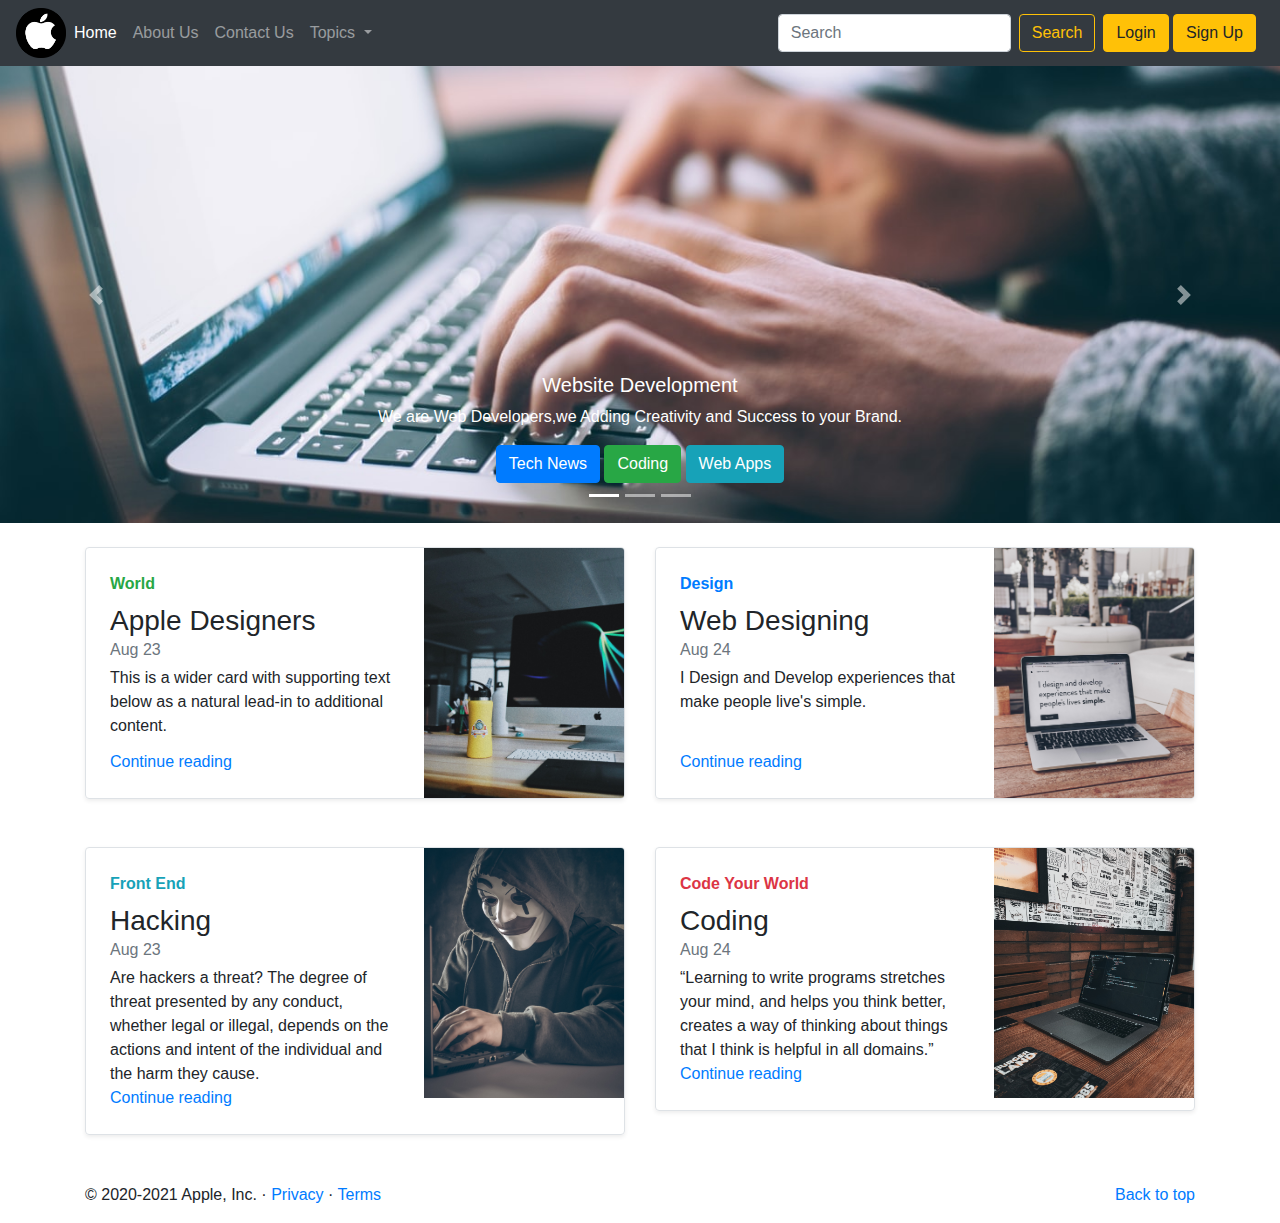
<file: index.html>
<!doctype html>
<html lang="en">
  <head>
    <!-- Required meta tags -->
    <meta charset="utf-8">
    <meta name="viewport" content="width=device-width, initial-scale=1, shrink-to-fit=no">

    <!-- Bootstrap CSS -->
    <link rel="stylesheet" href="https://stackpath.bootstrapcdn.com/bootstrap/4.5.2/css/bootstrap.min.css" integrity="sha384-JcKb8q3iqJ61gNV9KGb8thSsNjpSL0n8PARn9HuZOnIxN0hoP+VmmDGMN5t9UJ0Z" crossorigin="anonymous">
    <title>My Bootstrap</title>
</head>

<body>
    <nav class="navbar navbar-expand-lg navbar-dark bg-dark">
        <!--  <a class="navbar-brand" href="/My Bootstrap/">Apple</a>-->
        <img src="assets/img/apple.png.png" alt="" style="height: 50px; width: 50px;">
        <button class="navbar-toggler" type="button" data-toggle="collapse" data-target="#navbarSupportedContent" aria-controls="navbarSupportedContent" aria-expanded="false" aria-label="Toggle navigation">
            <span class="navbar-toggler-icon"></span>
        </button>

        <div class="collapse navbar-collapse" id="navbarSupportedContent">
            <ul class="navbar-nav mr-auto">
                <li class="nav-item active">
                    <a class="nav-link" href="#">Home<span class="sr-only">(current)</span></a>
                </li>
                <li class="nav-item">
                    <a class="nav-link" href="/My Bootstrap/about.html">About Us</a>
                </li>
                <li class="nav-item">
                    <a class="nav-link" href="/My Bootstrap/contact.html">Contact Us</a>
                </li>
                <li class="nav-item dropdown">
                    <a class="nav-link dropdown-toggle" href="#" id="navbarDropdown" role="button" data-toggle="dropdown" aria-haspopup="true" aria-expanded="false">
                        Topics
                    </a>
                    <div class="dropdown-menu" aria-labelledby="navbarDropdown">
                        <a class="dropdown-item" href="#">Website Development</a>
                        <a class="dropdown-item" href="#">Website Design</a>
                        <div class="dropdown-divider"></div>
                        <a class="dropdown-item" href="#">Hacking</a>
                    </div>
                </li>
            </ul>
            <form class="form-inline my-2 my-lg-0">
                <input class="form-control mr-sm-2" type="search" placeholder="Search" aria-label="Search">
                <button class="btn btn-outline-warning my-2 my-sm-0" type="submit">Search</button>
            </form>
            <div class="mx-2">
                <button class="btn btn-warning" data-toggle="modal" data-target="#loginModal">Login</button>
                <button class="btn btn-warning" data-toggle="modal" data-target="#signupModal">Sign Up</button>
            </div>
        </div>
    </nav>

    <!-- Login Modal -->
    <div class="modal fade" id="loginModal" tabindex="-1" aria-labelledby="loginModalLabel" aria-hidden="true">
        <div class="modal-dialog">
            <div class="modal-content">
                <div class="modal-header">
                    <h5 class="modal-title" id="loginModalLabel">Login to Apple</h5>
                    <button type="button" class="close" data-dismiss="modal" aria-label="Close">
                        <span aria-hidden="true">&times;</span>
                    </button>
                </div>
                <div class="modal-body">
                    <form>
                        <div class="form-group">
                            <label for="exampleInputEmail1">Email address</label>
                            <input type="email" class="form-control" id="exampleInputEmail1" aria-describedby="emailHelp">
                            <small id="emailHelp" class="form-text text-muted">We'll never share your email with anyone else.</small>
                        </div>
                        <div class="form-group">
                            <label for="exampleInputPassword1">Password</label>
                            <input type="password" class="form-control" id="exampleInputPassword1">
                        </div>
                        <div class="form-group form-check">
                            <input type="checkbox" class="form-check-input" id="exampleCheck1">
                            <label class="form-check-label" for="exampleCheck1">Check me out</label>
                        </div>
                        <button type="submit" class="btn btn-primary">Login</button>
                    </form>
                </div>
                <div class="modal-footer">
                    <button type="button" class="btn btn-secondary" data-dismiss="modal">Close</button>
                    <button type="button" class="btn btn-primary">Save changes</button>
                </div>
            </div>
        </div>
    </div>

    <!-- Sign Up Modal -->
    <div class="modal fade" id="signupModal" tabindex="-1" aria-labelledby="signupModalLabel" aria-hidden="true">
        <div class="modal-dialog">
            <div class="modal-content">
                <div class="modal-header">
                    <h5 class="modal-title" id="signupModalLabel">Get an Apple Account</h5>
                    <button type="button" class="close" data-dismiss="modal" aria-label="Close">
                        <span aria-hidden="true">&times;</span>
                    </button>
                </div>
                <div class="modal-body">
                    <form>
                        <div class="form-group">
                            <label for="exampleInputEmail1">Email address</label>
                            <input type="email" class="form-control" id="exampleInputEmail1" aria-describedby="emailHelp">
                            <small id="emailHelp" class="form-text text-muted">We'll never share your email with anyone else.</small>
                        </div>
                        <div class="form-group">
                            <label for="exampleInputPassword1">Password</label>
                            <input type="password" class="form-control" id="exampleInputPassword1">
                        </div>
                        <div class="form-group">
                            <label for="cexampleInputPassword1">Confirm Password</label>
                            <input type="password" class="form-control" id="cexampleInputPassword1">
                        </div>
                        <div class="form-group form-check">
                            <input type="checkbox" class="form-check-input" id="exampleCheck1">
                            <label class="form-check-label" for="exampleCheck1">Check me out</label>
                        </div>
                        <button type="submit" class="btn btn-primary">Create an Account</button>
                    </form>
                </div>
            </div>
        </div>
    </div>
    <div id="carouselExampleCaptions" class="carousel slide carousel-fade" data-ride="carousel">
        <ol class="carousel-indicators">
            <li data-target="#carouselExampleCaptions" data-slide-to="0" class="active"></li>
            <li data-target="#carouselExampleCaptions" data-slide-to="1"></li>
            <li data-target="#carouselExampleCaptions" data-slide-to="2"></li>
        </ol>
        <div class="carousel-inner">
            <div class="carousel-item active">
                <img src="assets/img/technology.jpg" class="d-block w-100" alt="...">
                <div class="carousel-caption d-none d-md-block">
                    <h5>Website Development</h5>
                    <p>We are Web Developers,we Adding Creativity and Success to your Brand.</p>
                    <button type="button" class="btn btn-primary">Tech News</button>
                    <button type="button" class="btn btn-success">Coding</button>
                    <button type="button" class="btn btn-info">Web Apps</button>
                </div>
            </div>
            <div class="carousel-item">
                <img src="assets/img/coding.jpg" class="d-block w-100" alt="...">
                <div class="carousel-caption d-none d-md-block">
                    <h5>Coding </h5>
                    <p> We’re Only In It For the Bugs.</p>
                </div>
            </div>
            <div class="carousel-item">
                <img src="assets/img/hacking.jpg" class="d-block w-100" alt="...">
                <div class="carousel-caption d-none d-md-block">
                    <h5>Hacking</h5>
                    <p>Be Alert!!! Expect The Unexpected.</p>
                </div>
            </div>
        </div>
        <a class="carousel-control-prev" href="#carouselExampleCaptions" role="button" data-slide="prev">
            <span class="carousel-control-prev-icon" aria-hidden="true"></span>
            <span class="sr-only">Previous</span>
        </a>
        <a class="carousel-control-next" href="#carouselExampleCaptions" role="button" data-slide="next">
            <span class="carousel-control-next-icon" aria-hidden="true"></span>
            <span class="sr-only">Next</span>
        </a>
    </div>
    <div class="container my-4">
        <div class="row mb-2">
            <div class="col-md-6">
                <div class="row no-gutters border rounded overflow-hidden flex-md-row mb-4 shadow-sm h-md-250 position-relative">
                    <div class="col p-4 d-flex flex-column position-static">
                        <strong class="d-inline-block mb-2 text-success">World</strong>
                        <h3 class="mb-0">Apple Designers</h3>
                        <div class="mb-1 text-muted">Aug 23</div>
                        <p class="card-text mb-auto">This is a wider card with supporting text below as a natural lead-in to additional content.</p>
                        <a href="#" class="stretched-link">Continue reading</a>
                    </div>
                    <div class="col-auto d-none d-lg-block">
                        <img class="bd-placeholder-img" width="200" height="250" src="assets/img/img4.jpg" alt="">
                    </div>
                </div>
            </div>
            <div class="col-md-6">
                <div class="row no-gutters border rounded overflow-hidden flex-md-row mb-4 shadow-sm h-md-250 position-relative">
                    <div class="col p-4 d-flex flex-column position-static">
                        <strong class="d-inline-block mb-2 text-primary">Design</strong>
                        <h3 class="mb-0">Web Designing</h3>
                        <div class="mb-1 text-muted">Aug 24</div>
                        <p class="mb-auto">I Design and Develop experiences that make people live's simple.</p>
                        <a href="#" class="stretched-link">Continue reading</a>
                    </div>
                    <div class="col-auto d-none d-lg-block">
                        <img class="bd-placeholder-img" width="200" height="250" src="assets/img/img2.jpg" alt="">
                    </div>
                </div>
            </div>
        </div>
    </div>
    <div class="container my-4">
        <div class="row mb-2">
            <div class="col-md-6">
                <div class="row no-gutters border rounded overflow-hidden flex-md-row mb-4 shadow-sm h-md-250 position-relative">
                    <div class="col p-4 d-flex flex-column position-static">
                        <strong class="d-inline-block mb-2 text-info">Front End</strong>
                        <h3 class="mb-0">Hacking</h3>
                        <div class="mb-1 text-muted">Aug 23</div>
                        <p class="card-text mb-auto">Are hackers a threat? The degree of threat presented by any conduct, whether legal or illegal, depends on the actions and intent of the individual and the harm they cause.</p>
                        <a href="#" class="stretched-link">Continue reading</a>
                    </div>
                    <div class="col-auto d-none d-lg-block">
                        <img class="bd-placeholder-img" width="200" height="250" src="assets/img/img3.jpg" alt="">
                    </div>
                </div>
            </div>
            <div class="col-md-6">
                <div class="row no-gutters border rounded overflow-hidden flex-md-row mb-4 shadow-sm h-md-250 position-relative">
                    <div class="col p-4 d-flex flex-column position-static">
                        <strong class="d-inline-block mb-2 text-danger">Code Your World</strong>
                        <h3 class="mb-0">Coding</h3>
                        <div class="mb-1 text-muted">Aug 24</div>
                        <p class="mb-auto">“Learning to write programs stretches your mind, and helps you think better, creates a way of thinking about things that I think is helpful in all domains.”</p>
                        <a href="#" class="stretched-link">Continue reading</a>
                    </div>
                    <div class="col-auto d-none d-lg-block">
                        <img class="bd-placeholder-img" width="200" height="250" src="assets/img/img%201.jpg" alt="">
                    </div>
                </div>
            </div>
        </div>
    </div>
    <footer class="container">
        <p class="float-right"><a href="#">Back to top</a></p>
        <p>© 2020-2021 Apple, Inc. · <a href="#">Privacy</a> · <a href="#">Terms</a></p>
    </footer>

    <!-- Optional JavaScript -->
    <!-- jQuery first, then Popper.js, then Bootstrap JS -->
    <script src="https://code.jquery.com/jquery-3.5.1.slim.min.js" integrity="sha384-DfXdz2htPH0lsSSs5nCTpuj/zy4C+OGpamoFVy38MVBnE+IbbVYUew+OrCXaRkfj" crossorigin="anonymous"></script>
    <script src="https://cdn.jsdelivr.net/npm/popper.js@1.16.1/dist/umd/popper.min.js" integrity="sha384-9/reFTGAW83EW2RDu2S0VKaIzap3H66lZH81PoYlFhbGU+6BZp6G7niu735Sk7lN" crossorigin="anonymous"></script>
    <script src="https://stackpath.bootstrapcdn.com/bootstrap/4.5.2/js/bootstrap.min.js" integrity="sha384-B4gt1jrGC7Jh4AgTPSdUtOBvfO8shuf57BaghqFfPlYxofvL8/KUEfYiJOMMV+rV" crossorigin="anonymous"></script>
</body></html>
</file>
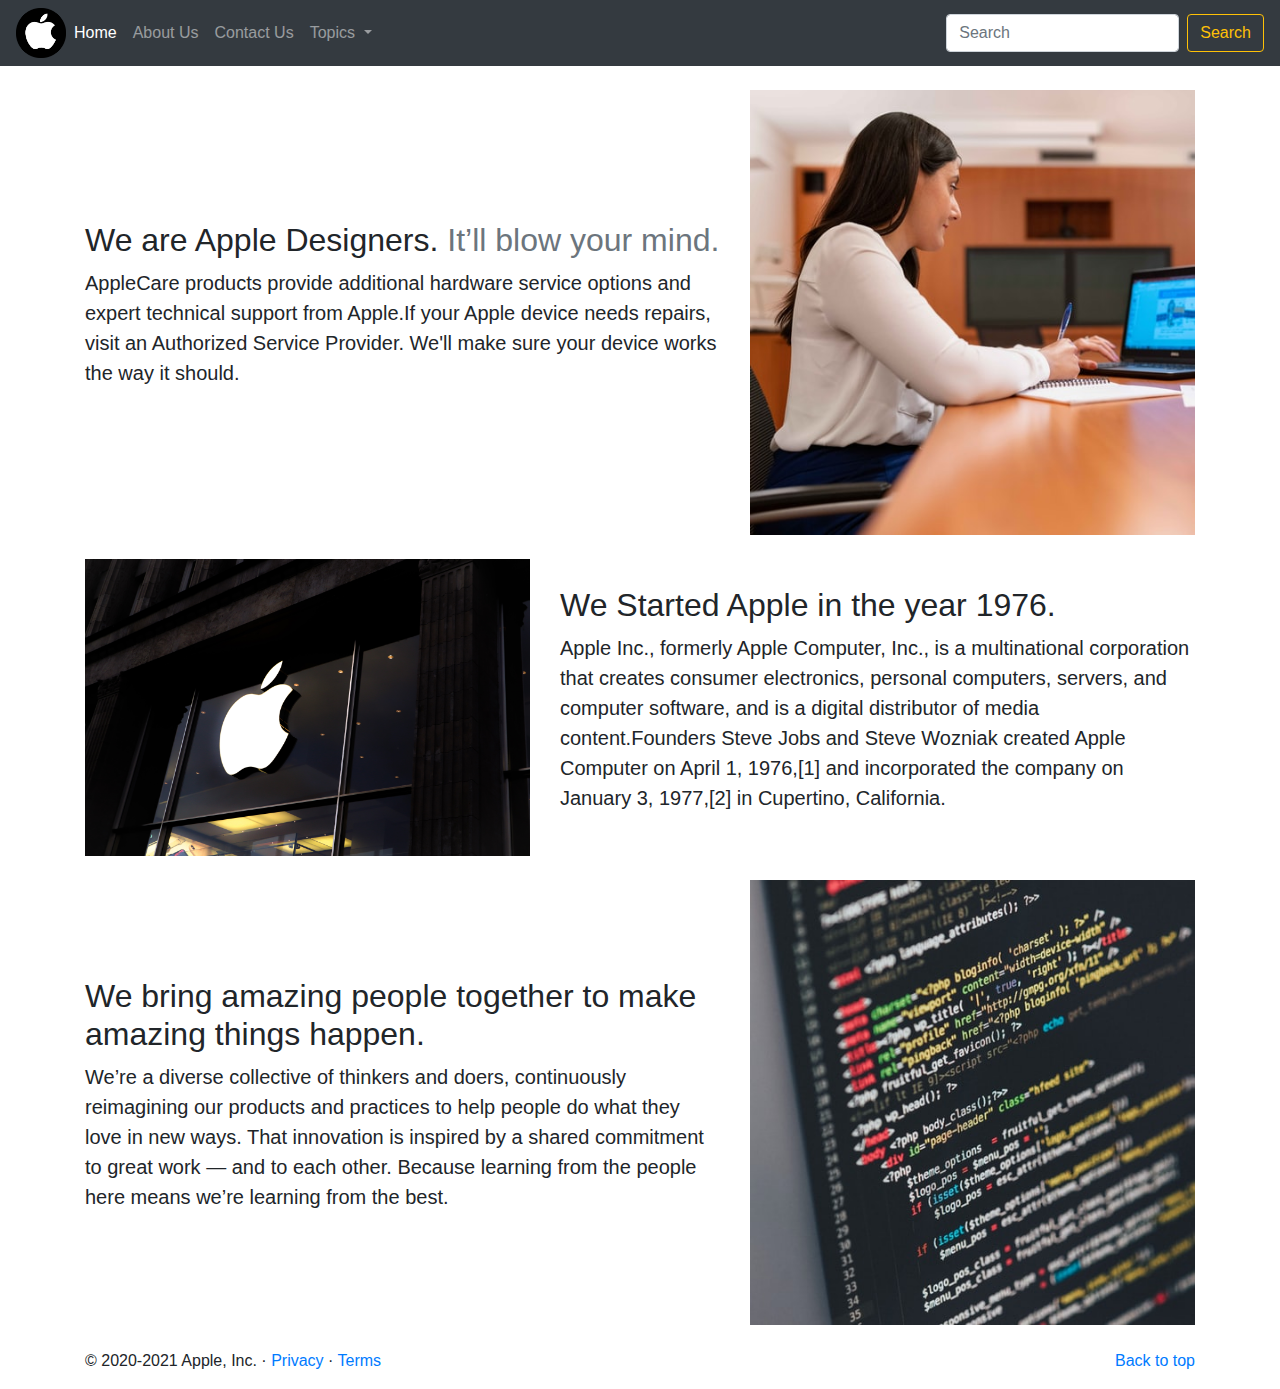
<file: about.html>
<!doctype html>
<html lang="en">

<head>
    <!-- Required meta tags -->
    <meta charset="utf-8">
    <meta name="viewport" content="width=device-width, initial-scale=1, shrink-to-fit=no">

    <!-- Bootstrap CSS -->
    <link rel="stylesheet" href="https://stackpath.bootstrapcdn.com/bootstrap/4.5.2/css/bootstrap.min.css" integrity="sha384-JcKb8q3iqJ61gNV9KGb8thSsNjpSL0n8PARn9HuZOnIxN0hoP+VmmDGMN5t9UJ0Z" crossorigin="anonymous">

    <title>My Bootstrap</title>
</head>

<body>
    <nav class="navbar navbar-expand-lg navbar-dark bg-dark">
        <!--        <a class="navbar-brand" href="#">Apple</a>-->
        <img src="assets/img/apple.png.png" alt="" style="height: 50px; width: 50px;">
        <button class="navbar-toggler" type="button" data-toggle="collapse" data-target="#navbarSupportedContent" aria-controls="navbarSupportedContent" aria-expanded="false" aria-label="Toggle navigation">
            <span class="navbar-toggler-icon"></span>
        </button>

        <div class="collapse navbar-collapse" id="navbarSupportedContent">
            <ul class="navbar-nav mr-auto">
                <li class="nav-item active">
                    <a class="nav-link" href="/">Home<span class="sr-only">(current)</span></a>
                </li>
                <li class="nav-item">
                    <a class="nav-link" href="/about.html">About Us</a>
                </li>
                <li class="nav-item">
                    <a class="nav-link" href="/contact.html">Contact Us</a>
                </li>
                <li class="nav-item dropdown">
                    <a class="nav-link dropdown-toggle" href="#" id="navbarDropdown" role="button" data-toggle="dropdown" aria-haspopup="true" aria-expanded="false">
                        Topics
                    </a>
                    <div class="dropdown-menu" aria-labelledby="navbarDropdown">
                        <a class="dropdown-item" href="#">Website Development</a>
                        <a class="dropdown-item" href="#">Website Design</a>
                        <div class="dropdown-divider"></div>
                        <a class="dropdown-item" href="#">Hacking</a>
                    </div>
                </li>
            </ul>
            <form class="form-inline my-2 my-lg-0">
                <input class="form-control mr-sm-2" type="search" placeholder="Search" aria-label="Search">
                <button class="btn btn-outline-warning my-2 my-sm-0" type="submit">Search</button>
            </form>
        </div>
    </nav>
    <div class="container my-4">
        <div class="row featurette d-flex justify-content-center align-items-center">
            <div class="col-md-7">
                <h2 class="featurette-heading">We are Apple Designers. <span class="text-muted">It’ll blow your mind.</span></h2>
                <p class="lead">AppleCare products provide additional hardware service options and expert technical support from Apple.If your Apple device needs repairs, visit an Authorized Service Provider. We'll make sure your device works the way it should.</p>
            </div>
            <div class="col-md-5">
                <img class="bd-placeholder-img bd-placeholder-img-lg featurette-image img-fluid mx-auto" src="assets/img/about%201.jpg" alt="">
            </div>
        </div>
    </div>

    <div class="container my-4">
        <div class="row featurette d-flex justify-content-center align-items-center">
            <div class="col-md-7 order-md-2">
                <h2 class="featurette-heading">We Started Apple in the year 1976.</h2>
                <p class="lead">Apple Inc., formerly Apple Computer, Inc., is a multinational corporation that creates consumer electronics, personal computers, servers, and computer software, and is a digital distributor of media content.Founders Steve Jobs and Steve Wozniak created Apple Computer on April 1, 1976,[1] and incorporated the company on January 3, 1977,[2] in Cupertino, California.</p>
            </div>
            <div class="col-md-5 order-md-1">
                <img class="bd-placeholder-img bd-placeholder-img-lg featurette-image img-fluid mx-auto" src="assets/img/about%203.jpg" alt="">
            </div>
        </div>
    </div>

    <div class="container my-4">
        <div class="row featurette d-flex justify-content-center align-items-center">
            <div class="col-md-7">
                <h2 class="featurette-heading">We bring amazing people together to make amazing things happen.</h2>
                <p class="lead">We’re a diverse collective of thinkers and doers, continuously reimagining our products and practices to help people do what they love in new ways. That innovation is inspired by a shared commitment to great work — and to each other. Because learning from the people here means we’re learning from the best.</p>
            </div>
            <div class="col-md-5">
                <img class="bd-placeholder-img bd-placeholder-img-lg featurette-image img-fluid mx-auto" src="assets/img/about%202.jpg" alt="">
            </div>
        </div>
    </div>
    <footer class="container">
        <p class="float-right"><a href="#">Back to top</a></p>
        <p>© 2020-2021 Apple, Inc. · <a href="#">Privacy</a> · <a href="#">Terms</a></p>
    </footer>

    <!-- Optional JavaScript -->
    <!-- jQuery first, then Popper.js, then Bootstrap JS -->
    <script src="https://code.jquery.com/jquery-3.5.1.slim.min.js" integrity="sha384-DfXdz2htPH0lsSSs5nCTpuj/zy4C+OGpamoFVy38MVBnE+IbbVYUew+OrCXaRkfj" crossorigin="anonymous"></script>
    <script src="https://cdn.jsdelivr.net/npm/popper.js@1.16.1/dist/umd/popper.min.js" integrity="sha384-9/reFTGAW83EW2RDu2S0VKaIzap3H66lZH81PoYlFhbGU+6BZp6G7niu735Sk7lN" crossorigin="anonymous"></script>
    <script src="https://stackpath.bootstrapcdn.com/bootstrap/4.5.2/js/bootstrap.min.js" integrity="sha384-B4gt1jrGC7Jh4AgTPSdUtOBvfO8shuf57BaghqFfPlYxofvL8/KUEfYiJOMMV+rV" crossorigin="anonymous"></script>
</body>

</html>
</file>
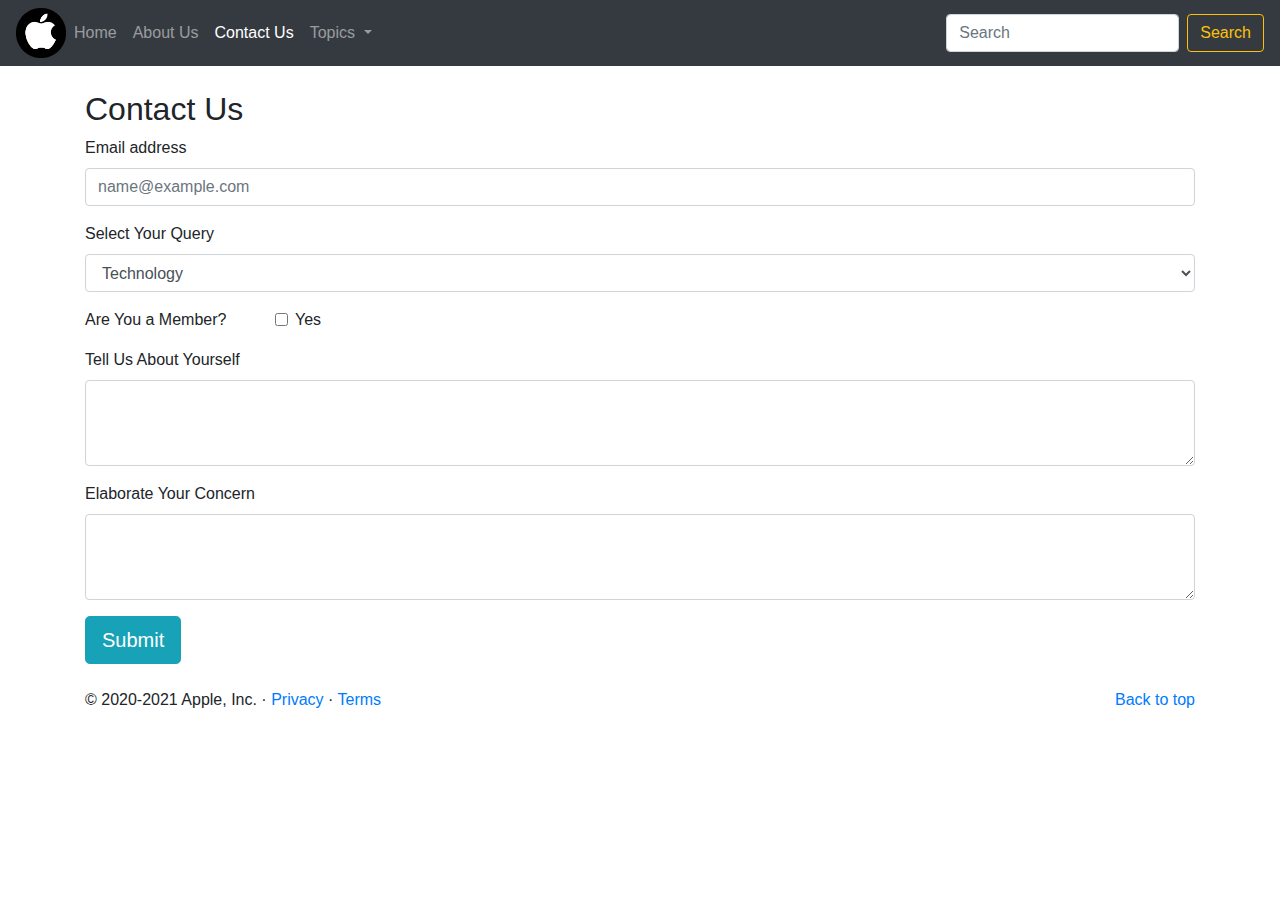
<file: contact.html>
<!doctype html>
<html lang="en">

<head>
    <!-- Required meta tags -->
    <meta charset="utf-8">
    <meta name="viewport" content="width=device-width, initial-scale=1, shrink-to-fit=no">

    <!-- Bootstrap CSS -->
    <link rel="stylesheet" href="https://stackpath.bootstrapcdn.com/bootstrap/4.5.2/css/bootstrap.min.css" integrity="sha384-JcKb8q3iqJ61gNV9KGb8thSsNjpSL0n8PARn9HuZOnIxN0hoP+VmmDGMN5t9UJ0Z" crossorigin="anonymous">

    <title>My Bootstrap</title>
</head>

<body>
    <nav class="navbar navbar-expand-lg navbar-dark bg-dark">
        <!--        <a class="navbar-brand" href="#">Apple</a>-->
        <img src="assets/img/apple.png.png" alt="" style="height: 50px; width: 50px;">
        <button class="navbar-toggler" type="button" data-toggle="collapse" data-target="#navbarSupportedContent" aria-controls="navbarSupportedContent" aria-expanded="false" aria-label="Toggle navigation">
            <span class="navbar-toggler-icon"></span>
        </button>

        <div class="collapse navbar-collapse" id="navbarSupportedContent">
            <ul class="navbar-nav mr-auto">
                <li class="nav-item">
                    <a class="nav-link" href="/">Home<span class="sr-only">(current)</span></a>
                </li>
                <li class="nav-item">
                    <a class="nav-link" href="/about.html">About Us</a>
                </li>
                <li class="nav-item active">
                    <a class="nav-link" href="/My Bootstrap//contact.html">Contact Us</a>
                </li>
                <li class="nav-item dropdown">
                    <a class="nav-link dropdown-toggle" href="#" id="navbarDropdown" role="button" data-toggle="dropdown" aria-haspopup="true" aria-expanded="false">
                        Topics
                    </a>
                    <div class="dropdown-menu" aria-labelledby="navbarDropdown">
                        <a class="dropdown-item" href="#">Website Development</a>
                        <a class="dropdown-item" href="#">Website Design</a>
                        <div class="dropdown-divider"></div>
                        <a class="dropdown-item" href="#">Hacking</a>
                    </div>
                </li>
            </ul>
            <form class="form-inline my-2 my-lg-0">
                <input class="form-control mr-sm-2" type="search" placeholder="Search" aria-label="Search">
                <button class="btn btn-outline-warning my-2 my-sm-0" type="submit">Search</button>
            </form>
        </div>
    </nav>
    <div class="container my-4">
        <h2>Contact Us</h2>
        <form>
            <div class="form-group">
                <label for="exampleFormControlInput1">Email address</label>
                <input type="email" class="form-control" id="exampleFormControlInput1" placeholder="name@example.com">
            </div>
            <div class="form-group">
                <label for="exampleFormControlSelect1">Select Your Query</label>
                <select class="form-control" id="exampleFormControlSelect1">
                    <option>Technology</option>
                    <option>Coding</option>
                    <option>Web Applications</option>
                    <option>Others</option>
                </select>
            </div>
            <div class="form-group row">
                <div class="col-sm-2">Are You a Member?</div>
                <div class="col-sm-10">
                    <div class="form-check">
                        <input class="form-check-input" type="checkbox" id="gridCheck1">
                        <label class="form-check-label" for="gridCheck1">
                            Yes
                        </label>
                    </div>
                </div>
            </div>
            <div class="form-group">
                <label for="exampleFormControlTextarea1">Tell Us About Yourself</label>
                <textarea class="form-control" id="exampleFormControlTextarea1" rows="3"></textarea>
            </div>
            <div class="form-group">
                <label for="exampleFormControlTextarea2">Elaborate Your Concern</label>
                <textarea class="form-control" id="exampleFormControlTextarea2" rows="3"></textarea>
            </div>
            <button type="button" class="btn btn-info btn-lg">Submit</button>
        </form>
    </div>
    <footer class="container">
        <p class="float-right"><a href="#">Back to top</a></p>
        <p>© 2020-2021 Apple, Inc. · <a href="#">Privacy</a> · <a href="#">Terms</a></p>
    </footer>

    <!-- Optional JavaScript -->
    <!-- jQuery first, then Popper.js, then Bootstrap JS -->
    <script src="https://code.jquery.com/jquery-3.5.1.slim.min.js" integrity="sha384-DfXdz2htPH0lsSSs5nCTpuj/zy4C+OGpamoFVy38MVBnE+IbbVYUew+OrCXaRkfj" crossorigin="anonymous"></script>
    <script src="https://cdn.jsdelivr.net/npm/popper.js@1.16.1/dist/umd/popper.min.js" integrity="sha384-9/reFTGAW83EW2RDu2S0VKaIzap3H66lZH81PoYlFhbGU+6BZp6G7niu735Sk7lN" crossorigin="anonymous"></script>
    <script src="https://stackpath.bootstrapcdn.com/bootstrap/4.5.2/js/bootstrap.min.js" integrity="sha384-B4gt1jrGC7Jh4AgTPSdUtOBvfO8shuf57BaghqFfPlYxofvL8/KUEfYiJOMMV+rV" crossorigin="anonymous"></script>
</body>

</html>
</file>
